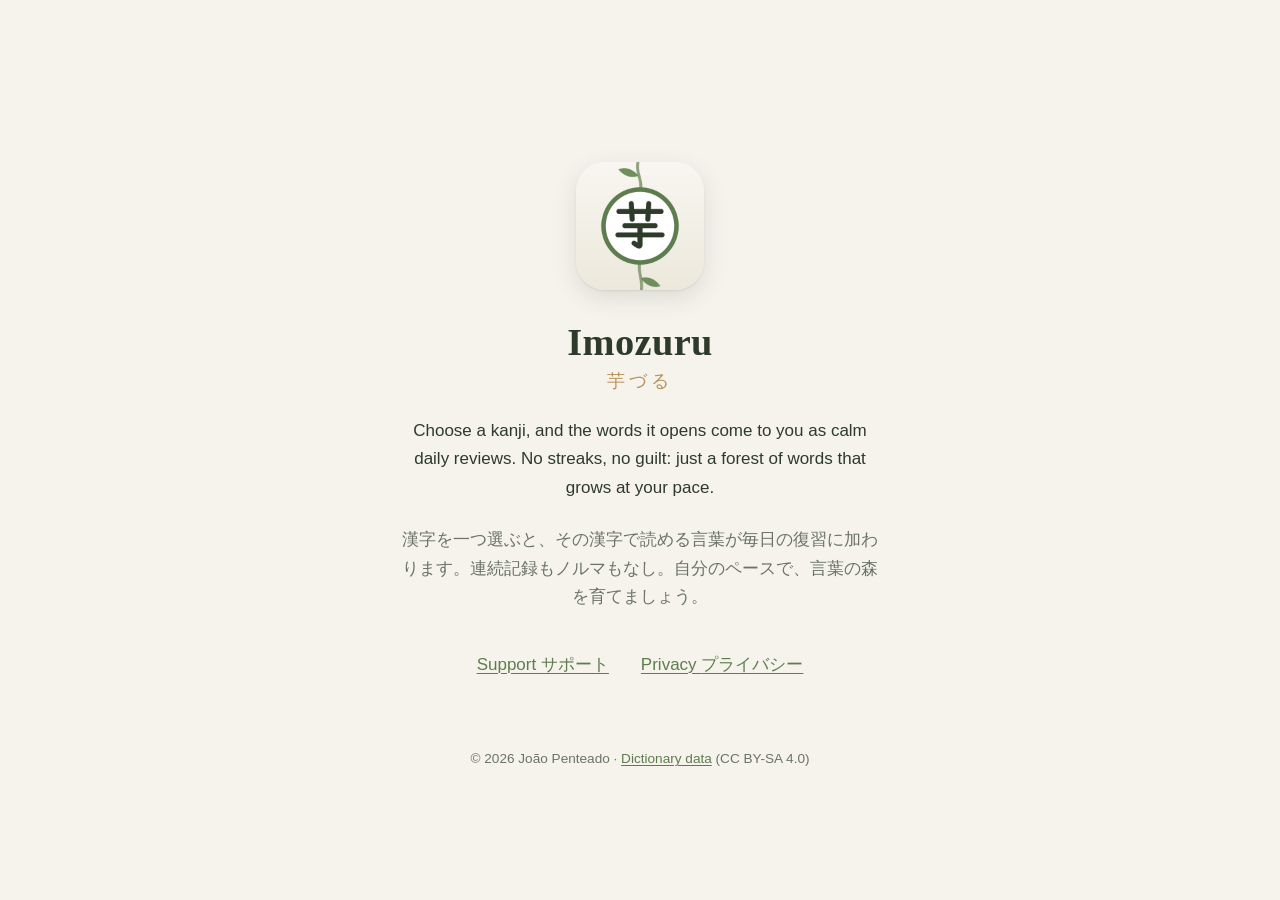
<file: index.html>
<!doctype html>
<html lang="en">
<head>
<meta charset="utf-8">
<meta name="viewport" content="width=device-width, initial-scale=1">
<title>Imozuru 芋づる</title>
<meta name="description" content="Kanji words, root by root. Choose a kanji, and the words it opens come to you as calm daily reviews.">
<meta name="theme-color" content="#F5F3EC" media="(prefers-color-scheme: light)">
<meta name="theme-color" content="#0F120F" media="(prefers-color-scheme: dark)">
<link rel="icon" href="/favicon.svg" type="image/svg+xml">
<link rel="icon" href="/favicon-32.png" sizes="32x32" type="image/png">
<link rel="apple-touch-icon" href="/apple-touch-icon.png">
<link rel="stylesheet" href="/style.css">
</head>
<body>
<main class="hero">
  <picture>
    <source srcset="/assets/icon-dark.png" media="(prefers-color-scheme: dark)">
    <img src="/assets/icon-light.png" alt="Imozuru app icon" width="128" height="128">
  </picture>
  <h1>Imozuru <span class="ja" lang="ja">芋づる</span></h1>
  <p class="tagline">Choose a kanji, and the words it opens come to you as calm daily reviews. No streaks, no guilt: just a forest of words that grows at your pace.</p>
  <p class="tagline" lang="ja">漢字を一つ選ぶと、その漢字で読める言葉が毎日の復習に加わります。連続記録もノルマもなし。自分のペースで、言葉の森を育てましょう。</p>
  <!-- App Store link: uncomment once the app is out, and put in the real app ID.
  <p><a href="https://apps.apple.com/app/id0000000000">Download on the App Store</a></p>
  -->
  <nav>
    <a href="/support/">Support <span lang="ja">サポート</span></a>
    <a href="/privacy/">Privacy <span lang="ja">プライバシー</span></a>
  </nav>
</main>
<footer class="site-footer" style="text-align:center">
  © 2026 João Penteado · <a href="/support/#data">Dictionary data</a> (CC BY-SA 4.0)
</footer>
</body>
</html>
</file>
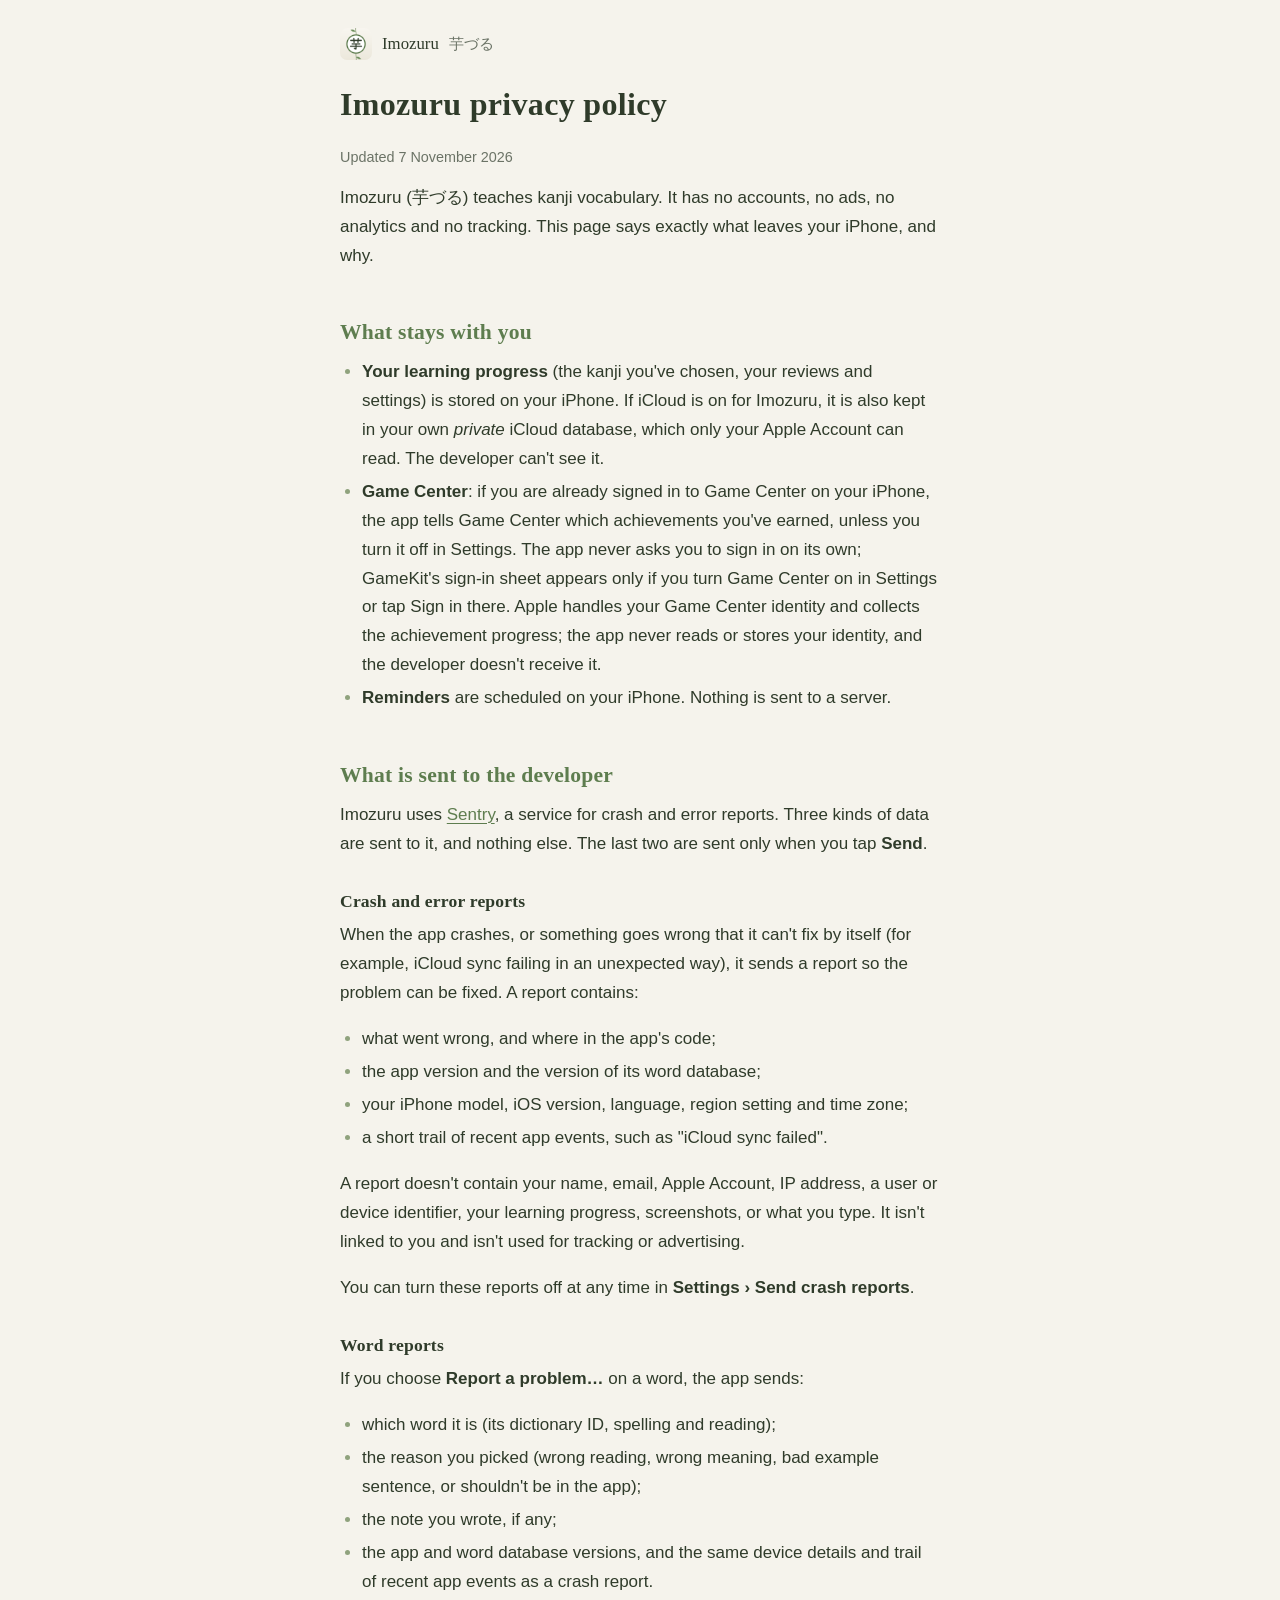
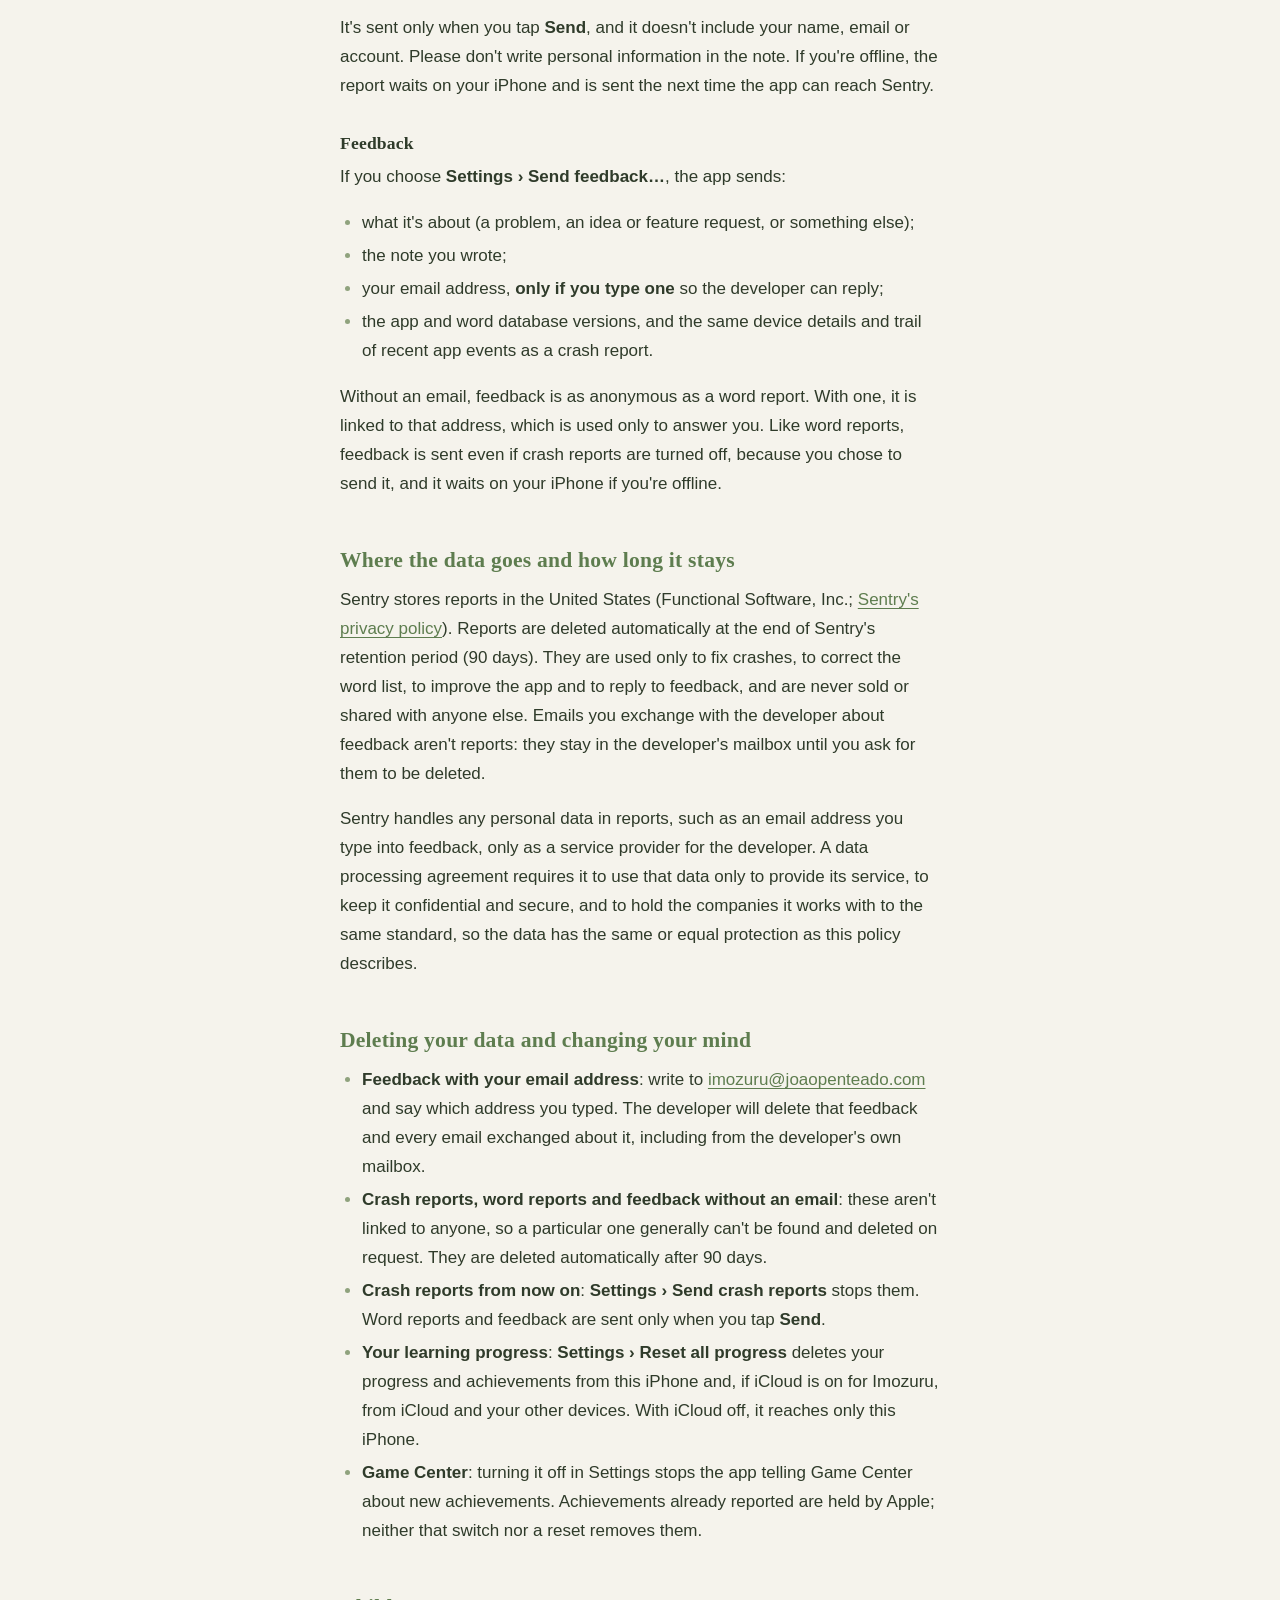
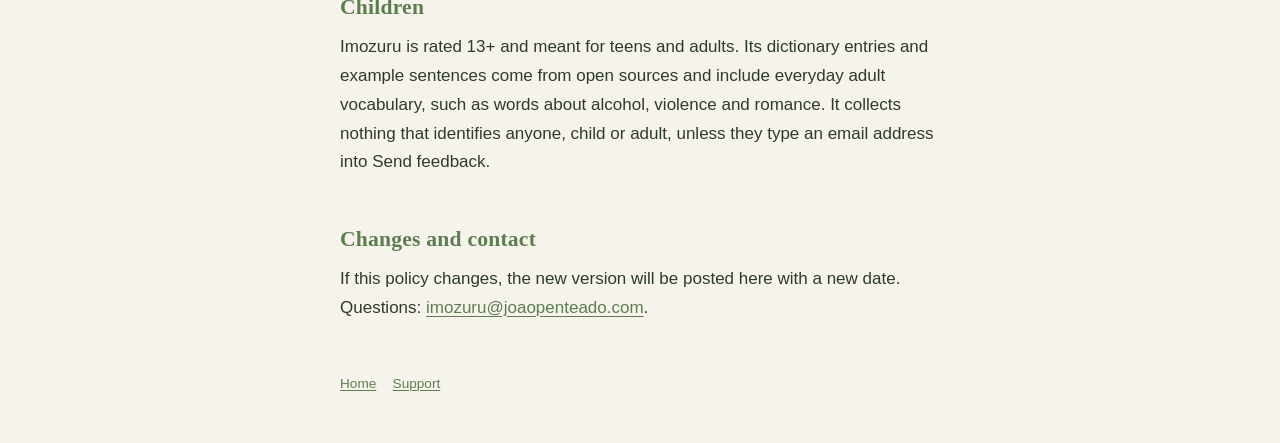
<file: privacy/index.html>
<!doctype html>
<html lang="en">
<head>
<meta charset="utf-8">
<meta name="viewport" content="width=device-width, initial-scale=1">
<title>Privacy policy · Imozuru</title>
<meta name="description" content="What Imozuru sends from your iPhone, and why. No accounts, no ads, no analytics, no tracking.">
<meta name="theme-color" content="#F5F3EC" media="(prefers-color-scheme: light)">
<meta name="theme-color" content="#0F120F" media="(prefers-color-scheme: dark)">
<link rel="icon" href="/favicon.svg" type="image/svg+xml">
<link rel="icon" href="/favicon-32.png" sizes="32x32" type="image/png">
<link rel="apple-touch-icon" href="/apple-touch-icon.png">
<link rel="stylesheet" href="/style.css">
</head>
<body>
<header class="site-header">
  <a href="/"><img src="/apple-touch-icon.png" alt="" width="32" height="32"> Imozuru <span class="ja" lang="ja">芋づる</span></a>
</header>
<main>
<!-- Rendered from PRIVACY.md in the app repo (penteado-cloud/imozuru). Keep the wording identical:
     it matches the App Privacy answers in App Store Connect. -->
<h1>Imozuru privacy policy</h1>

<p class="muted small">Updated 7 November 2026</p>

<p>Imozuru (<span lang="ja">芋づる</span>) teaches kanji vocabulary. It has no accounts, no ads, no analytics and no tracking. This page says exactly what leaves your iPhone, and why.</p>

<h2>What stays with you</h2>

<ul>
  <li><strong>Your learning progress</strong> (the kanji you've chosen, your reviews and settings) is stored on your iPhone. If iCloud is on for Imozuru, it is also kept in your own <em>private</em> iCloud database, which only your Apple Account can read. The developer can't see it.</li>
  <li><strong>Game Center</strong>: if you are already signed in to Game Center on your iPhone, the app tells Game Center which achievements you've earned, unless you turn it off in Settings. The app never asks you to sign in on its own; GameKit's sign-in sheet appears only if you turn Game Center on in Settings or tap Sign in there. Apple handles your Game Center identity and collects the achievement progress; the app never reads or stores your identity, and the developer doesn't receive it.</li>
  <li><strong>Reminders</strong> are scheduled on your iPhone. Nothing is sent to a server.</li>
</ul>

<h2>What is sent to the developer</h2>

<p>Imozuru uses <a href="https://sentry.io">Sentry</a>, a service for crash and error reports. Three kinds of data are sent to it, and nothing else. The last two are sent only when you tap <strong>Send</strong>.</p>

<h3>Crash and error reports</h3>

<p>When the app crashes, or something goes wrong that it can't fix by itself (for example, iCloud sync failing in an unexpected way), it sends a report so the problem can be fixed. A report contains:</p>

<ul>
  <li>what went wrong, and where in the app's code;</li>
  <li>the app version and the version of its word database;</li>
  <li>your iPhone model, iOS version, language, region setting and time zone;</li>
  <li>a short trail of recent app events, such as "iCloud sync failed".</li>
</ul>

<p>A report doesn't contain your name, email, Apple Account, IP address, a user or device identifier, your learning progress, screenshots, or what you type. It isn't linked to you and isn't used for tracking or advertising.</p>

<p>You can turn these reports off at any time in <strong>Settings › Send crash reports</strong>.</p>

<h3>Word reports</h3>

<p>If you choose <strong>Report a problem…</strong> on a word, the app sends:</p>

<ul>
  <li>which word it is (its dictionary ID, spelling and reading);</li>
  <li>the reason you picked (wrong reading, wrong meaning, bad example sentence, or shouldn't be in the app);</li>
  <li>the note you wrote, if any;</li>
  <li>the app and word database versions, and the same device details and trail of recent app events as a crash report.</li>
</ul>

<p>It's sent only when you tap <strong>Send</strong>, and it doesn't include your name, email or account. Please don't write personal information in the note. If you're offline, the report waits on your iPhone and is sent the next time the app can reach Sentry.</p>

<h3>Feedback</h3>

<p>If you choose <strong>Settings › Send feedback…</strong>, the app sends:</p>

<ul>
  <li>what it's about (a problem, an idea or feature request, or something else);</li>
  <li>the note you wrote;</li>
  <li>your email address, <strong>only if you type one</strong> so the developer can reply;</li>
  <li>the app and word database versions, and the same device details and trail of recent app events as a crash report.</li>
</ul>

<p>Without an email, feedback is as anonymous as a word report. With one, it is linked to that address, which is used only to answer you. Like word reports, feedback is sent even if crash reports are turned off, because you chose to send it, and it waits on your iPhone if you're offline.</p>

<h2>Where the data goes and how long it stays</h2>

<p>Sentry stores reports in the United States (Functional Software, Inc.; <a href="https://sentry.io/privacy/">Sentry's privacy policy</a>). Reports are deleted automatically at the end of Sentry's retention period (90 days). They are used only to fix crashes, to correct the word list, to improve the app and to reply to feedback, and are never sold or shared with anyone else. Emails you exchange with the developer about feedback aren't reports: they stay in the developer's mailbox until you ask for them to be deleted.</p>

<p>Sentry handles any personal data in reports, such as an email address you type into feedback, only as a service provider for the developer. A data processing agreement requires it to use that data only to provide its service, to keep it confidential and secure, and to hold the companies it works with to the same standard, so the data has the same or equal protection as this policy describes.</p>

<h2>Deleting your data and changing your mind</h2>

<ul>
  <li><strong>Feedback with your email address</strong>: write to <a href="mailto:imozuru@joaopenteado.com">imozuru@joaopenteado.com</a> and say which address you typed. The developer will delete that feedback and every email exchanged about it, including from the developer's own mailbox.</li>
  <li><strong>Crash reports, word reports and feedback without an email</strong>: these aren't linked to anyone, so a particular one generally can't be found and deleted on request. They are deleted automatically after 90 days.</li>
  <li><strong>Crash reports from now on</strong>: <strong>Settings › Send crash reports</strong> stops them. Word reports and feedback are sent only when you tap <strong>Send</strong>.</li>
  <li><strong>Your learning progress</strong>: <strong>Settings › Reset all progress</strong> deletes your progress and achievements from this iPhone and, if iCloud is on for Imozuru, from iCloud and your other devices. With iCloud off, it reaches only this iPhone.</li>
  <li><strong>Game Center</strong>: turning it off in Settings stops the app telling Game Center about new achievements. Achievements already reported are held by Apple; neither that switch nor a reset removes them.</li>
</ul>

<h2>Children</h2>

<p>Imozuru is rated 13+ and meant for teens and adults. Its dictionary entries and example sentences come from open sources and include everyday adult vocabulary, such as words about alcohol, violence and romance. It collects nothing that identifies anyone, child or adult, unless they type an email address into Send feedback.</p>

<h2>Changes and contact</h2>

<p>If this policy changes, the new version will be posted here with a new date. Questions: <a href="mailto:imozuru@joaopenteado.com">imozuru@joaopenteado.com</a>.</p>
</main>
<footer class="site-footer">
  <nav><a href="/">Home</a><a href="/support/">Support</a></nav>
</footer>
</body>
</html>
</file>
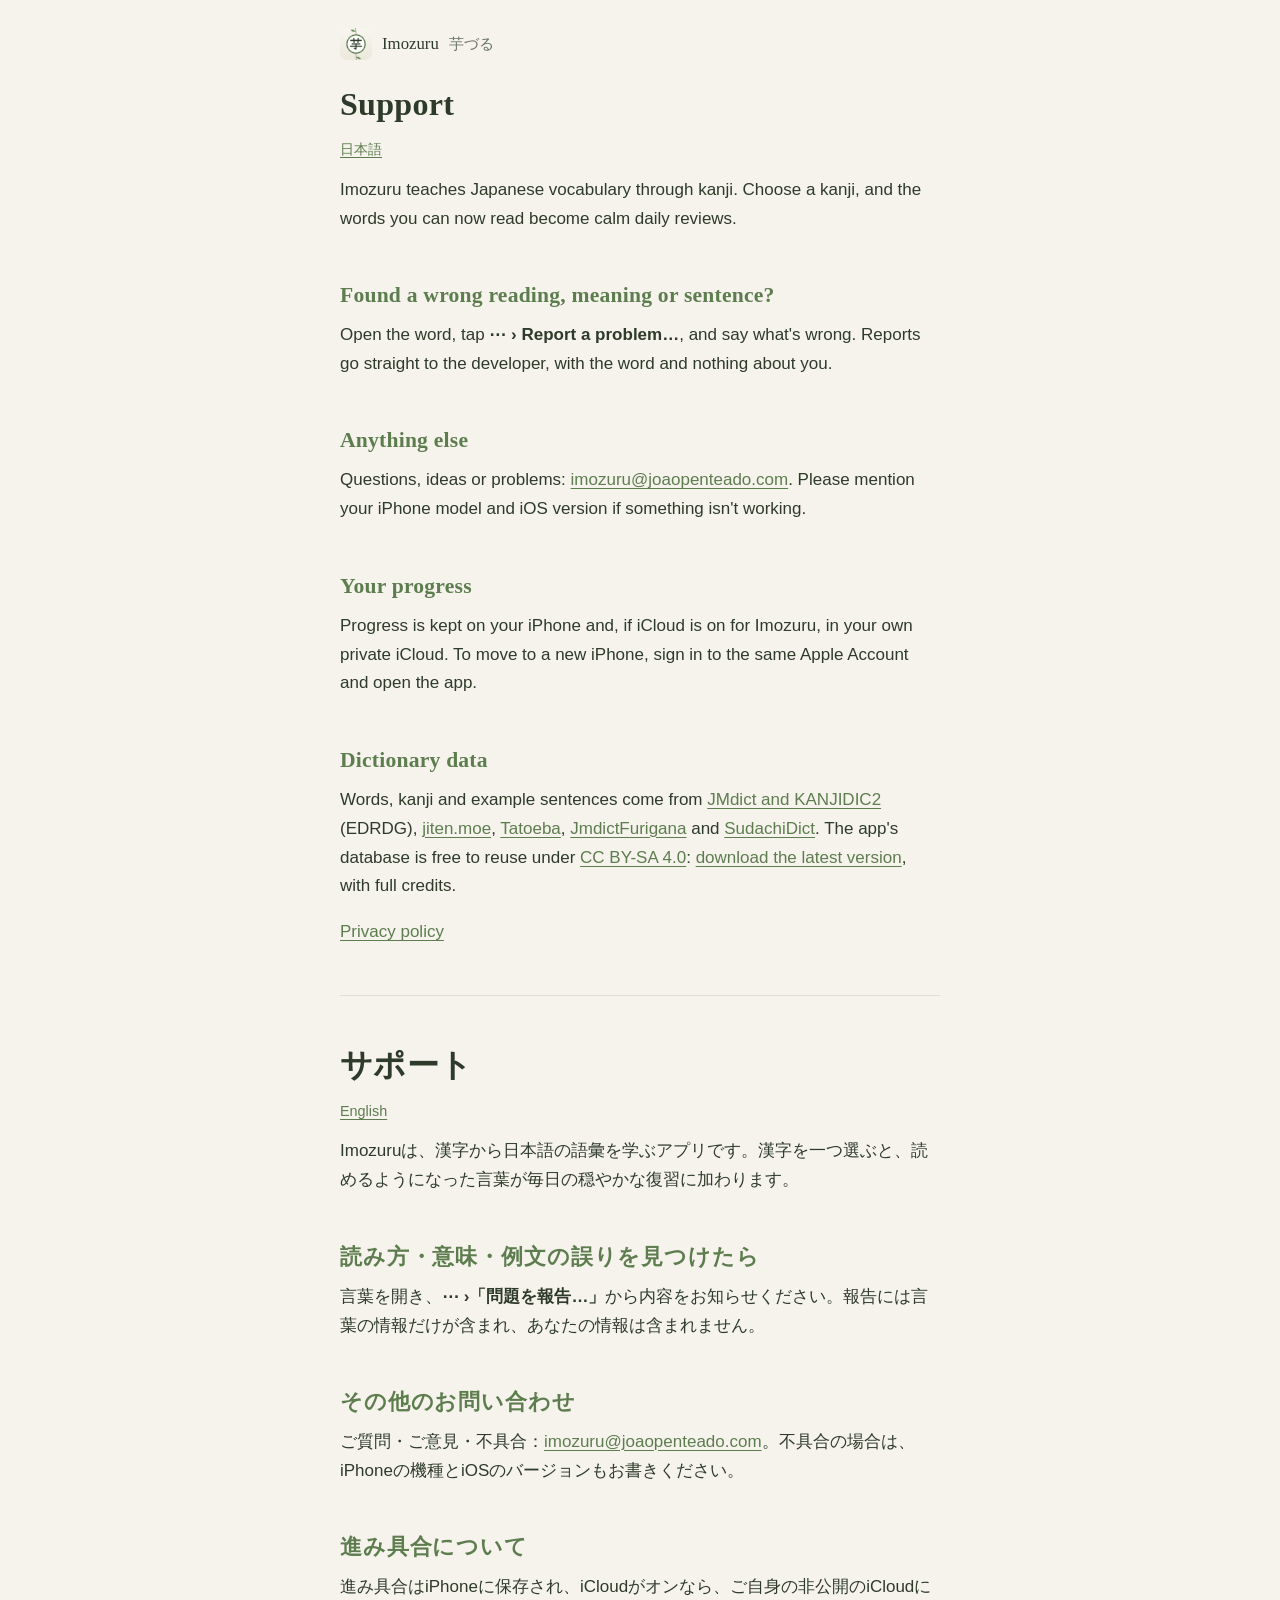
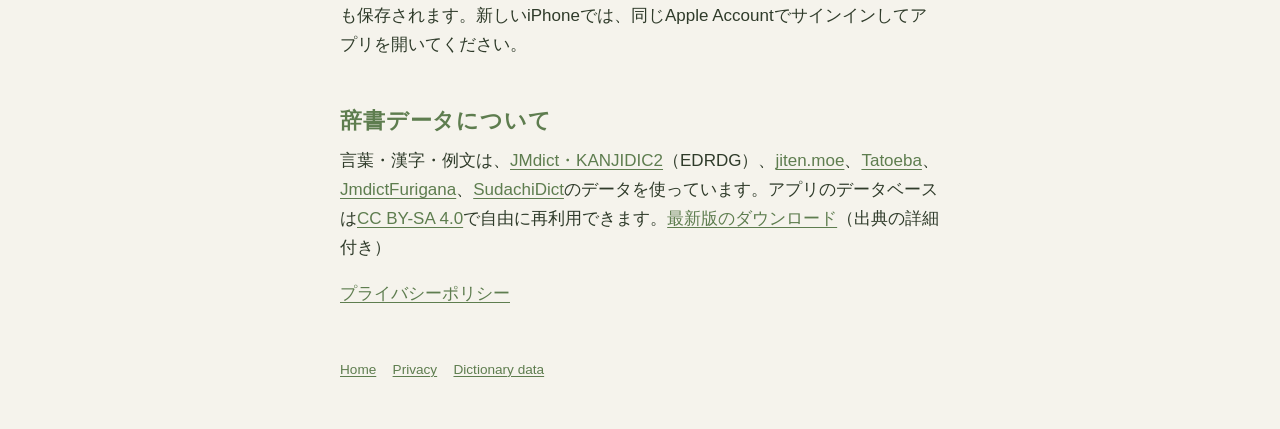
<file: support/index.html>
<!doctype html>
<html lang="en">
<head>
<meta charset="utf-8">
<meta name="viewport" content="width=device-width, initial-scale=1">
<title>Support · Imozuru</title>
<meta name="description" content="Help with Imozuru: reporting a word, getting in touch, and moving your progress to a new iPhone.">
<meta name="theme-color" content="#F5F3EC" media="(prefers-color-scheme: light)">
<meta name="theme-color" content="#0F120F" media="(prefers-color-scheme: dark)">
<link rel="icon" href="/favicon.svg" type="image/svg+xml">
<link rel="icon" href="/favicon-32.png" sizes="32x32" type="image/png">
<link rel="apple-touch-icon" href="/apple-touch-icon.png">
<link rel="stylesheet" href="/style.css">
</head>
<body>
<header class="site-header">
  <a href="/"><img src="/apple-touch-icon.png" alt="" width="32" height="32"> Imozuru <span class="ja" lang="ja">芋づる</span></a>
</header>
<main>
<!-- Text from the "Support page" section of docs/app-store.md in the app repo. -->
<section id="en">
  <h1>Support</h1>
  <p class="lang-switch"><a href="#ja" lang="ja">日本語</a></p>

  <p>Imozuru teaches Japanese vocabulary through kanji. Choose a kanji, and the words you can now read become calm daily reviews.</p>

  <h2>Found a wrong reading, meaning or sentence?</h2>
  <p>Open the word, tap <strong>⋯ › Report a problem…</strong>, and say what's wrong. Reports go straight to the developer, with the word and nothing about you.</p>

  <h2>Anything else</h2>
  <p>Questions, ideas or problems: <a href="mailto:imozuru@joaopenteado.com">imozuru@joaopenteado.com</a>. Please mention your iPhone model and iOS version if something isn't working.</p>

  <h2>Your progress</h2>
  <p>Progress is kept on your iPhone and, if iCloud is on for Imozuru, in your own private iCloud. To move to a new iPhone, sign in to the same Apple Account and open the app.</p>

  <h2 id="data">Dictionary data</h2>
  <p>Words, kanji and example sentences come from <a href="https://www.edrdg.org/">JMdict and KANJIDIC2</a> (EDRDG), <a href="https://jiten.moe/">jiten.moe</a>, <a href="https://tatoeba.org/">Tatoeba</a>, <a href="https://github.com/Doublevil/JmdictFurigana">JmdictFurigana</a> and <a href="https://github.com/WorksApplications/SudachiDict">SudachiDict</a>. The app's database is free to reuse under <a href="https://creativecommons.org/licenses/by-sa/4.0/">CC BY-SA 4.0</a>: <a href="https://github.com/penteado-cloud/imozuru-db/releases/latest">download the latest version</a>, with full credits.</p>

  <p><a href="/privacy/">Privacy policy</a></p>
</section>

<hr>

<!-- REVIEW (ja): unreviewed draft; have a native speaker check it against the app's strings
     (docs/app-store.md, SPEC §16 #13) before the App Store release. -->
<section id="ja" lang="ja">
  <h1>サポート</h1>
  <p class="lang-switch"><a href="#en" lang="en">English</a></p>

  <p>Imozuruは、漢字から日本語の語彙を学ぶアプリです。漢字を一つ選ぶと、読めるようになった言葉が毎日の穏やかな復習に加わります。</p>

  <h2>読み方・意味・例文の誤りを見つけたら</h2>
  <p>言葉を開き、<strong>⋯ ›「問題を報告…」</strong>から内容をお知らせください。報告には言葉の情報だけが含まれ、あなたの情報は含まれません。</p>

  <h2>その他のお問い合わせ</h2>
  <p>ご質問・ご意見・不具合：<a href="mailto:imozuru@joaopenteado.com">imozuru@joaopenteado.com</a>。不具合の場合は、iPhoneの機種とiOSのバージョンもお書きください。</p>

  <h2>進み具合について</h2>
  <p>進み具合はiPhoneに保存され、iCloudがオンなら、ご自身の非公開のiCloudにも保存されます。新しいiPhoneでは、同じApple Accountでサインインしてアプリを開いてください。</p>

  <h2 id="data-ja">辞書データについて</h2>
  <p>言葉・漢字・例文は、<a href="https://www.edrdg.org/">JMdict・KANJIDIC2</a>（EDRDG）、<a href="https://jiten.moe/">jiten.moe</a>、<a href="https://tatoeba.org/">Tatoeba</a>、<a href="https://github.com/Doublevil/JmdictFurigana">JmdictFurigana</a>、<a href="https://github.com/WorksApplications/SudachiDict">SudachiDict</a>のデータを使っています。アプリのデータベースは<a href="https://creativecommons.org/licenses/by-sa/4.0/deed.ja">CC BY-SA 4.0</a>で自由に再利用できます。<a href="https://github.com/penteado-cloud/imozuru-db/releases/latest">最新版のダウンロード</a>（出典の詳細付き）</p>

  <p><a href="/privacy/">プライバシーポリシー</a></p>
</section>
</main>
<footer class="site-footer">
  <nav><a href="/">Home</a><a href="/privacy/">Privacy</a><a href="#data">Dictionary data</a></nav>
</footer>
</body>
</html>
</file>
<file: style.css>
/* Colours from imozuru/Theme.swift in the app repo. */
:root {
  color-scheme: light dark;
  --moss: #5E7D4F;
  --stem: #8FA27D;
  --bud: #B8935A;
  --paper: #F5F3EC;
  --card: #FFFFFF;
  --ink: #2F3B2A;
  --muted: #6B7366;
  --rule: #E2DED2;

  --mincho: "Hiragino Mincho ProN", "Hiragino Mincho Pro", "YuMincho", "Yu Mincho",
    "Noto Serif JP", "Noto Serif CJK JP", "Source Han Serif JP", serif;
  --sans: -apple-system, BlinkMacSystemFont, "Hiragino Sans", "Hiragino Kaku Gothic ProN",
    "Segoe UI", "Noto Sans JP", "Noto Sans CJK JP", sans-serif;
}

@media (prefers-color-scheme: dark) {
  :root {
    --moss: #9DBE88;
    --stem: #5F7A55;
    --bud: #D6B57C;
    --paper: #0F120F;
    --card: #1A1E19;
    --ink: #E4E7DF;
    --muted: #9DA597;
    --rule: #2A3028;
  }
}

* { box-sizing: border-box; }

html { -webkit-text-size-adjust: 100%; }

body {
  margin: 0;
  background: var(--paper);
  color: var(--ink);
  font: 17px/1.7 var(--sans);
}

main, .site-header, .site-footer {
  max-width: 40rem;
  margin: 0 auto;
  padding: 0 20px;
}

h1, h2, h3 {
  font-family: var(--mincho);
  font-weight: 600;
  line-height: 1.35;
  letter-spacing: 0.01em;
}
h1 { font-size: 2rem; margin: 0.4em 0 0.6em; }
h2 { font-size: 1.35rem; margin: 2.2em 0 0.5em; color: var(--moss); }
h3 { font-size: 1.1rem; margin: 1.8em 0 0.4em; }

p, ul { margin: 0 0 1em; }
ul { padding-left: 1.3em; }
li { margin: 0.25em 0; }
li::marker { color: var(--stem); }

a { color: var(--moss); text-underline-offset: 0.18em; text-decoration-thickness: 1px; }
a:hover { color: var(--bud); }

hr {
  border: 0;
  height: 1px;
  background: var(--rule);
  margin: 3rem 0;
}

.muted { color: var(--muted); }
.small { font-size: 0.9rem; }

/* Header on inner pages: small icon + name, back to home. */
.site-header { padding-top: 28px; }
.site-header a {
  display: inline-flex;
  align-items: center;
  gap: 10px;
  color: var(--ink);
  text-decoration: none;
  font-family: var(--mincho);
  font-size: 1.05rem;
}
.site-header img { width: 32px; height: 32px; border-radius: 22.5%; }
.site-header .ja { color: var(--muted); font-size: 0.95rem; }

.site-footer {
  padding-top: 2rem;
  padding-bottom: 3rem;
  color: var(--muted);
  font-size: 0.85rem;
}
.site-footer nav a { margin-right: 1.2em; }

.card {
  background: var(--card);
  border-radius: 14px;
  padding: 1.1rem 1.3rem;
  margin: 1.5rem 0;
}
.card > :last-child { margin-bottom: 0; }

/* Landing page */
.hero {
  text-align: center;
  padding-top: 18vh;
  padding-bottom: 2rem;
}
.hero img {
  width: 128px;
  height: 128px;
  border-radius: 22.5%;
  box-shadow: 0 1px 2px rgb(0 0 0 / 0.08), 0 8px 24px rgb(47 59 42 / 0.12);
}
.hero h1 { font-size: 2.4rem; margin: 1.1rem 0 0.2rem; }
.hero h1 .ja { display: block; font-size: 1.15rem; color: var(--bud); font-weight: 500; letter-spacing: 0.2em; }
.hero .tagline { margin: 1.4rem auto 0.4rem; max-width: 30rem; }
.hero .tagline[lang="ja"] { color: var(--muted); }
.hero nav { margin-top: 2.2rem; }
.hero nav a { display: inline-block; margin: 0.2em 0.8em; white-space: nowrap; }

/* Language jump on bilingual pages */
.lang-switch { font-size: 0.9rem; margin-top: -0.5rem; }

[lang="ja"] { line-break: strict; }
[lang="ja"] h2, [lang="ja"] h3 { letter-spacing: 0.04em; }
</file>
